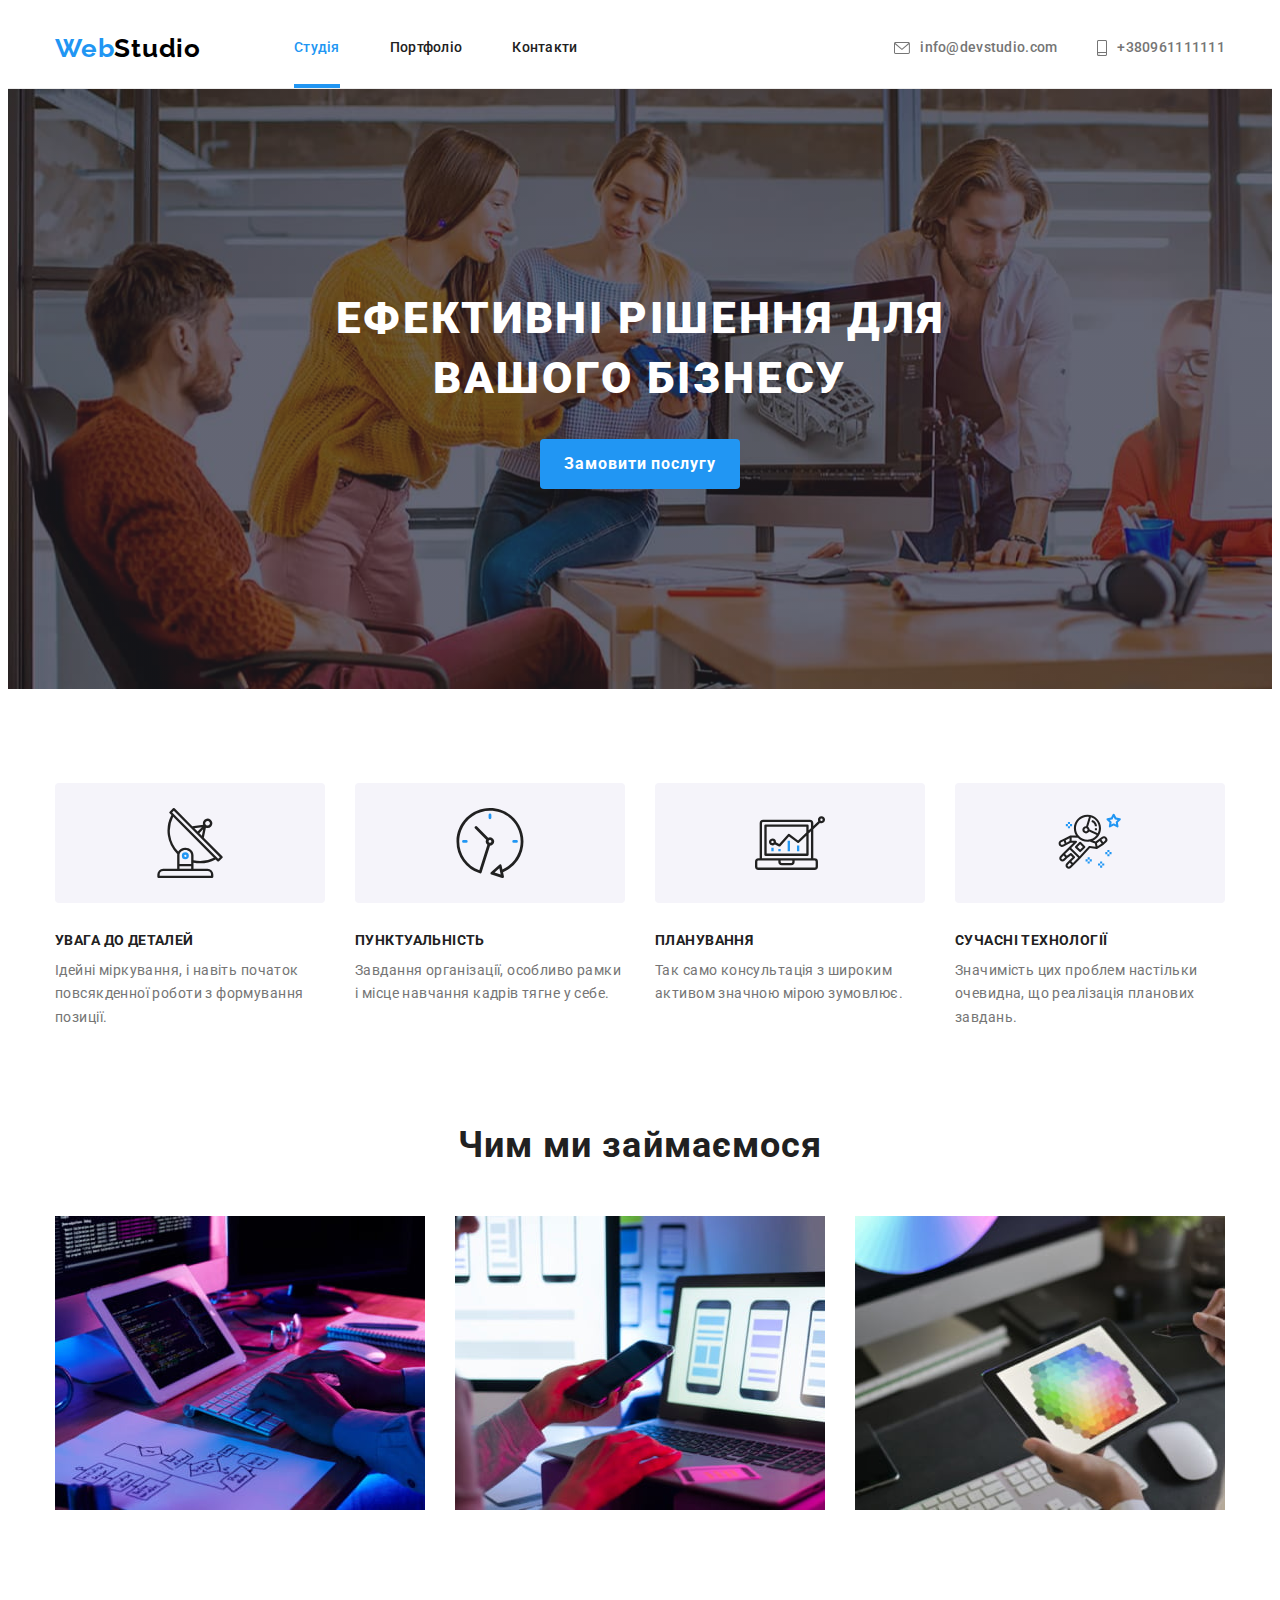
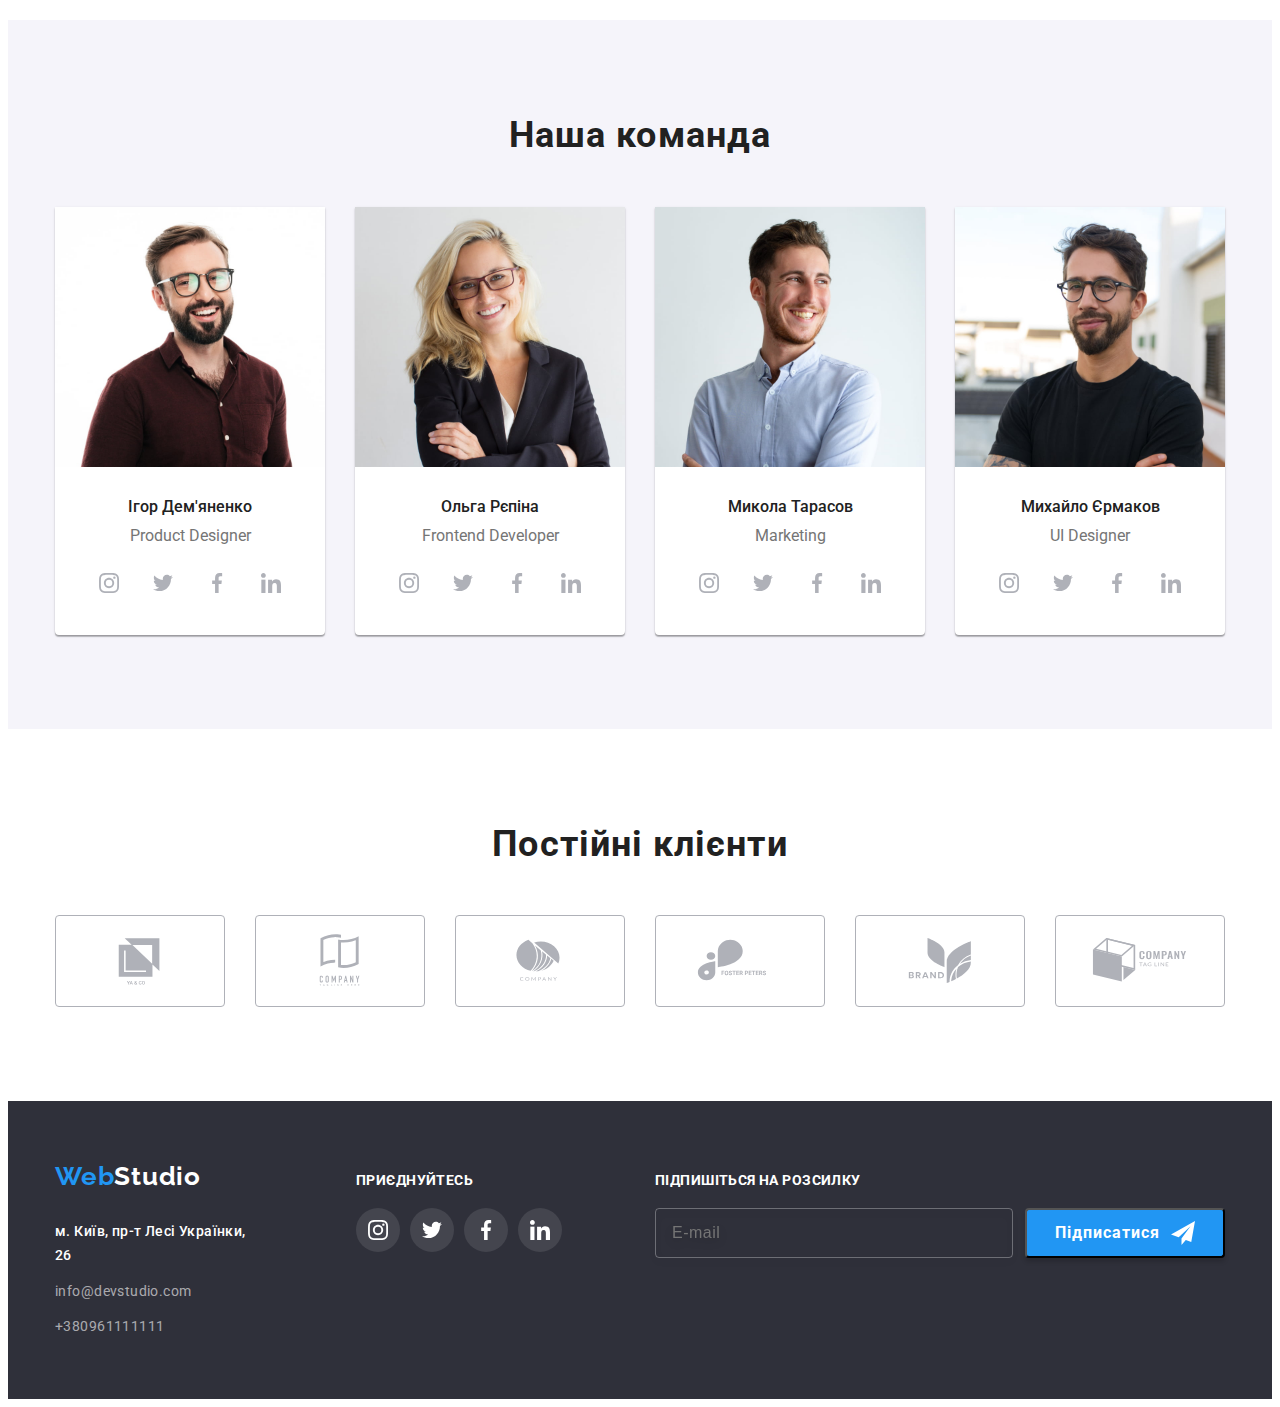
<file: index.html>
<!DOCTYPE html>
<html lang="uk">
<head>
    <meta charset="UTF-8">
    <meta http-equiv="X-UA-Compatible" content="IE=edge">
    <meta name="viewport" content="width=device-width, initial-scale=1.0">
    <link rel="preconnect" href="https://fonts.googleapis.com">
<link rel="preconnect" href="https://fonts.gstatic.com" crossorigin>
<link href="https://fonts.googleapis.com/css2?family=Raleway:wght@700&family=Roboto:wght@400;500;700;900&display=swap" rel="stylesheet">
    <title>Web Studio</title>
    <link rel="stylesheet" href="./css/main.min.css">
</head>
<body>
    <header class="header-border">
        <div class="header conteiner">
            <a class="logo" href="./index.html">
                <span class="logo__web">Web</span>Studio
            </a>
            <nav class="header__nav">
                <ul class="header__menu">
                    <li class="header__menu-item"><a class="header__navigation header__navigation--focus" href="./index.html">Студія</a></li>
                    <li class="header__menu-item"><a class="header__navigation" href="./portfolio.html">Портфоліо</a></li>
                    <li class="header__menu-item"><a class="header__navigation" href="#">Контакти</a></li>
                </ul>
            </nav>
            <ul class="contacts">
                <li class="contacts__item">
                    <a class="contacts__link" href="mailto:info@devstudio.com">
                        <svg width="16" height="12" class="contacts__icon">
                        <use href="./images/icons.svg#icon-envelope"></use>
                        </svg>
                        info@devstudio.com</a>
                </li>
                <li class="contacts__item">
                    <a class="contacts__link" href="tel:+380961111111">
                        <svg width="10" height="16" class="contacts__icon">
                        <use href="./images/icons.svg#icon-smartphone"></use>
                        </svg>
                        +380961111111
                    </a>
                </li>
            </ul>
        </div>
    </header>
    <main>
        <section class="hero">
            <div class="conteiner">
            <h1 class="hero__title">Ефективні рішення для вашого бізнесу</h1>
            <button type="button" class="hero__button" data-modal-open>Замовити послугу</button>
            </div>
        </section>
        <section class="advances section">
            <div class="conteiner">
            <ul class="advances__box">
                <li class="advances__item">
                    <div class="advances__icon-conteiner">
                        <svg width="70" height="70">
                            <use href="./images/icons.svg#icon-antenna-1"></use>
                        </svg>
                    </div>
                    <h3 class="advances__title">УВАГА ДО ДЕТАЛЕЙ</h3>
                    <p class="advances__text">Ідейні міркування, і навіть початок повсякденної роботи з формування позиції.</p>
                </li>
                <li class="advances__item">
                    <div class="advances__icon-conteiner">
                        <svg width="70" height="70">
                            <use href="./images/icons.svg#icon-clock-1"></use>
                        </svg>
                    </div>
                    <h3 class="advances__title">ПУНКТУАЛЬНІСТЬ</h3>
                    <p class="advances__text">Завдання організації, особливо рамки і місце навчання кадрів тягне у себе.</p>
                </li>
                <li class="advances__item">
                    <div class="advances__icon-conteiner">
                        <svg width="70" height="70">
                            <use href="./images/icons.svg#icon-diagram-1"></use>
                        </svg>
                    </div>
                    <h3 class="advances__title">ПЛАНУВАННЯ</h3>
                    <p class="advances__text">Так само консультація з широким активом значною мірою зумовлює.</p>
                </li>
                <li class="advances__item">
                    <div class="advances__icon-conteiner">
                        <svg width="70" height="70">
                            <use href="./images/icons.svg#icon-astronaut-1"></use>
                        </svg>
                    </div>
                    <h3 class="advances__title">СУЧАСНІ ТЕХНОЛОГІЇ</h3>
                    <p class="advances__text">Значимість цих проблем настільки очевидна, що реалізація планових завдань.</p>
                </li>
            </ul>
            </div>
        </section>
        <section class="services section">
            <div class="conteiner">
            <h2 class="section__title">Чим ми займаємося</h2>
            <ul class="services__box">
                <li class="services__item">
                    <img class="services__image" src="./images/img1.jpg" alt="Написання коду сайту">
                    <div class="services__bg-title"><h5 class="services__image-title">Десктопні додатки</h5></div>
                </li>
                <li class="services__item">
                    <img class="services__image" src="./images/img2.jpg" alt="Адаптація сайту під різні пристрої">
                    <div class="services__bg-title"><h5 class="services__image-title">Мобільні додатки</h5></div>
                </li>
                <li class="services__item">
                    <img class="services__image" src="./images/img3.jpg" alt="Сучасний дизайн сайту">
                    <div class="services__bg-title"><h5 class="services__image-title">Дизайнерські рішення</h5></div>
                </li>
            </ul>
            </div>
        </section>
        <section class="team section">
            <div class="conteiner">
            <h2 class="section__title">Наша команда</h2>
            <ul class="team__cards">
                <li class="team__item">
                    <img class="team__image" src="./images/team_img1.jpg" alt="Ігор Дем'яненко">
                    <h3 class="team__name">Ігор Дем'яненко</h3>
                    <p class="team__post">Product Designer</p>
                    <ul class="sn-list">
                        <li class="sn__item">
                            <a class="sn__link" href="#">
                                <svg width="20" height="20" class="sn__icon">
                                <use href="./images/icons.svg#icon-instagram"></use>
                                </svg>
                            </a>
                        </li>
                        <li class="sn__item">
                            <a class="sn__link" href="#">
                                <svg width="20" height="20" class="sn__icon">
                                <use href="./images/icons.svg#icon-twitter"></use>
                                </svg>
                            </a>
                        </li>
                        <li class="sn__item">
                            <a class="sn__link" href="#">
                                <svg width="20" height="20" class="sn__icon">
                                <use href="./images/icons.svg#icon-facebook"></use>
                                </svg>
                            </a>
                        </li>
                        <li class="sn__item">
                            <a class="sn__link" href="#">
                                <svg width="20" height="20" class="sn__icon">
                                <use href="./images/icons.svg#icon-linkedin"></use>
                                </svg>
                            </a>
                        </li>
                    </ul>
                </li>
                <li class="team__item">
                    <img class="team__image" src="./images/team_img2.jpg" alt="Ольга Рєпіна">
                    <h3 class="team__name">Ольга Рєпіна</h3>
                    <p class="team__post">Frontend Developer</p>
                    <ul class="sn-list">
                        <li class="sn__item">
                            <a class="sn__link" href="#">
                                <svg width="20" height="20" class="sn__icon">
                                <use href="./images/icons.svg#icon-instagram"></use>
                                </svg>
                            </a>
                        </li>
                        <li class="sn__item">
                            <a class="sn__link" href="#">
                                <svg width="20" height="20" class="sn__icon">
                                <use href="./images/icons.svg#icon-twitter"></use>
                                </svg>
                            </a>
                        </li>
                        <li class="sn__item">
                            <a class="sn__link" href="#">
                                <svg width="20" height="20" class="sn__icon">
                                <use href="./images/icons.svg#icon-facebook"></use>
                                </svg>
                            </a>
                        </li>
                        <li class="sn__item">
                            <a class="sn__link" href="#">
                                <svg width="20" height="20" class="sn__icon">
                                <use href="./images/icons.svg#icon-linkedin"></use>
                                </svg>
                            </a>
                        </li>
                    </ul>
                </li>
                <li class="team__item">
                    <img class="team__image" src="./images/team_img3.jpg" alt="Микола Тарасов">
                    <h3 class="team__name">Микола Тарасов</h3>
                    <p class="team__post">Marketing</p>
                    <ul class="sn-list">
                        <li class="sn__item">
                            <a class="sn__link" href="#">
                                <svg width="20" height="20" class="sn__icon">
                                <use href="./images/icons.svg#icon-instagram"></use>
                                </svg>
                            </a>
                        </li>
                        <li class="sn__item">
                            <a class="sn__link" href="#">
                                <svg width="20" height="20" class="sn__icon">
                                <use href="./images/icons.svg#icon-twitter"></use>
                                </svg>
                            </a>
                        </li>
                        <li class="sn__item">
                            <a class="sn__link" href="#">
                                <svg width="20" height="20" class="sn__icon">
                                <use href="./images/icons.svg#icon-facebook"></use>
                                </svg>
                            </a>
                        </li>
                        <li class="sn__item">
                            <a class="sn__link" href="#">
                                <svg width="20" height="20" class="sn__icon">
                                <use href="./images/icons.svg#icon-linkedin"></use>
                                </svg>
                            </a>
                        </li>
                    </ul>
                </li>
                <li class="team__item">
                    <img class="team__image" src="./images/team_img4.jpg" alt="Михайло Єрмаков">
                    <h3 class="team__name">Михайло Єрмаков</h3>
                    <p class="team__post">UI Designer</p>
                    <ul class="sn-list">
                        <li class="sn__item">
                            <a class="sn__link" href="#">
                                <svg width="20" height="20" class="sn__icon">
                                <use href="./images/icons.svg#icon-instagram"></use>
                                </svg>
                            </a>
                        </li>
                        <li class="sn__item">
                            <a class="sn__link" href="#">
                                <svg width="20" height="20" class="sn__icon">
                                <use href="./images/icons.svg#icon-twitter"></use>
                                </svg>
                            </a>
                        </li>
                        <li class="sn__item">
                            <a class="sn__link" href="#">
                                <svg width="20" height="20" class="sn__icon">
                                <use href="./images/icons.svg#icon-facebook"></use>
                                </svg>
                            </a>
                        </li>
                        <li class="sn__item">
                            <a class="sn__link" href="#">
                                <svg width="20" height="20" class="sn__icon">
                                <use href="./images/icons.svg#icon-linkedin"></use>
                                </svg>
                            </a>
                        </li>
                    </ul>
                </li>
            </ul>
            </div>
        </section>
        <section class="customers section">
            <div class="conteiner">
                <h2 class="section__title">Постійні клієнти</h2>
                <ul class="customer__box">
                    <li class="customer__item">
                        <a class="customer__link" href="#">
                            <svg width="106" height="60" class="customer__logo">
                            <use href="./images/icons.svg#icon-Logo-1"></use>
                            </svg>
                        </a>
                    </li>
                    <li class="customer__item">
                        <a class="customer__link" href="#">
                                <svg width="106" height="60" class="customer__logo">
                                <use href="./images/icons.svg#icon-Logo-2"></use>
                                </svg>
                            </a>
                    </li>
                    <li class="customer__item">
                        <a class="customer__link" href="#">
                                <svg width="106" height="60" class="customer__logo">
                                <use href="./images/icons.svg#icon-Logo-3"></use>
                                </svg>
                            </a>
                    </li>
                    <li class="customer__item">
                        <a class="customer__link" href="#">
                                <svg width="106" height="60" class="customer__logo">
                                <use href="./images/icons.svg#icon-Logo-4"></use>
                                </svg>
                            </a>
                    </li>
                    <li class="customer__item">
                        <a class="customer__link" href="#">
                                <svg width="106" height="60" class="customer__logo">
                                <use href="./images/icons.svg#icon-Logo-5"></use>
                                </svg>
                            </a>
                    </li>
                    <li class="customer__item">
                        <a class="customer__link" href="#">
                                <svg width="106" height="60" class="customer__logo">
                                <use href="./images/icons.svg#icon-Logo-6"></use>
                                </svg>
                            </a>
                    </li>
                </ul>
            </div>
        </section>
    </main>
    <footer class="footer">
        <div class="conteiner footer__text">
            <div class="footer__inform">
                <a class="logo logo--color" href="./index.html"><span class="logo__web">Web</span>Studio</a>
                <address class="footer__list">
                    <ul>
                        <li class="footer__item"><a class="footer__adress" target="_blank" href="https://www.google.com/maps/place/%D0%B1%D1%83%D0%BB.+%D0%9B%D0%B5%D1%81%D0%B8+%D0%A3%D0%BA%D1%80%D0%B0%D0%B8%D0%BD%D0%BA%D0%B8,+26,+%D0%9A%D0%B8%D0%B5%D0%B2,+02000/@50.4265807,30.5383858,17z/data=!3m1!4b1!4m5!3m4!1s0x40d4cf0e033ecbe9:0x57a4dffefec77da0!8m2!3d50.4265807!4d30.5383858">м. Київ, пр-т Лесі Українки, 26</a></li>
                        <li class="footer__item"><a class="footer__contacts" href="mailto:info@devstudio.com">info@devstudio.com</a></li>
                        <li class="footer__item"><a class="footer__contacts" href="tel:+380961111111">+380961111111</a></li>
                    </ul>
                </address>
            </div>
            <div class="network-box">
                <h4 class="network-box__title">Приєднуйтесь</h4>
                <ul class="sn-list sn-list--size">
                    <li class="sn__item sn__item--bg-color">
                        <a class="sn__link sn__link--color" href="#">
                            <svg width="20" height="20" class="sn__icon">
                            <use href="./images/icons.svg#icon-instagram"></use>
                            </svg>
                        </a>
                    </li>
                    <li class="sn__item sn__item--bg-color">
                        <a class="sn__link sn__link--color" href="#">
                            <svg width="20" height="20" class="sn__icon">
                            <use href="./images/icons.svg#icon-twitter"></use>
                            </svg>
                        </a>
                    </li>
                    <li class="sn__item sn__item--bg-color">
                        <a class="sn__link sn__link--color" href="#">
                            <svg width="20" height="20" class="sn__icon">
                            <use href="./images/icons.svg#icon-facebook"></use>
                            </svg>
                        </a>
                    </li>
                    <li class="sn__item sn__item--bg-color">
                        <a class="sn__link sn__link--color" href="#">
                            <svg width="20" height="20" class="sn__icon">
                            <use href="./images/icons.svg#icon-linkedin"></use>
                            </svg>
                        </a>
                    </li>
                </ul>
            </div>
            <div class="subscription">
                <h4 class="network-box__title">Підпишіться на розсилку</h4>
                <form name="subscription" class="subscription__form">
                    <input class="subscription__input" type="email" name="email" placeholder="E-mail">
                    <button class="subscription__button" type="submit">
                        Підписатися
                        <svg width="24" height="24">
                            <use href="./images/icons.svg#icon-send"></use>
                        </svg>
                    </button>
                </form>
            </div>
        </div>
    </footer>
    <div class="overlay is-hidden" data-modal>
        <div class="modal">
            <button class="modal__close-button" data-modal-close>
                <svg width="11" height="11">
                <use href="./images/icons.svg#icon-close-black"></use>
                </svg>
            </button>
            <h3 class="modal__title">Залиште свої дані, ми вам передзвонимо</h3>
            <form name="contact-form" autocomplete="on" novalidate>
                <label class="modal__form-label" for="name">Ім'я</label>
                <div class="modal__form-field">
                    <input class="modal__form-input" type="text" id="name" name="name">
                    <svg class="modal__form-icon" width="18" height="18">
                        <use href="./images/icons.svg#icon-person"></use>
                    </svg>
                </div>
                <label class="modal__form-label" for="tel">Телефон</label>
                <div class="modal__form-field">
                    <input class="modal__form-input" type="tel" id="tel" name="tel">
                    <svg class="modal__form-icon" width="18" height="18">
                        <use href="./images/icons.svg#icon-phone"></use>
                    </svg>
                </div>
                <label class="modal__form-label" for="mail">Пошта</label>
                <div class="modal__form-field">
                    <input class="modal__form-input" type="email" id="mail" name="mail">
                    <svg class="modal__form-icon" width="18" height="18">
                        <use href="./images/icons.svg#icon-email"></use>
                    </svg>
                </div>
                <label class="modal__form-label" for="comment">Коментар</label>
                <div class="modal__form-field modal__textarea-field">
                    <textarea class="modal__form-input modal__textarea-input" name="text" id="comment" placeholder="Введіть текст"></textarea>
                </div>
                <div class="modal__form-checkbox">
                    <label class="modal__checkbox-label">
                        <input class="modal__checkbox" type="checkbox" name="checkbox-agree">
                        <svg class="modal__checkbox-icon" width="16" height="15">
                            <use href="./images/icons.svg#icon-check"></use>
                        </svg>
                        Погоджуюся з розсилкою та приймаю <a class="modal__agreement" href="#">Умови договору</a>
                    </label>
                </div>
                <button class="modal__button-submit" type="submit">Відправити</button>
            </form>
        </div>
    </div>
    <script src="./js/modal.js"></script>
</body>
</html>
</file>
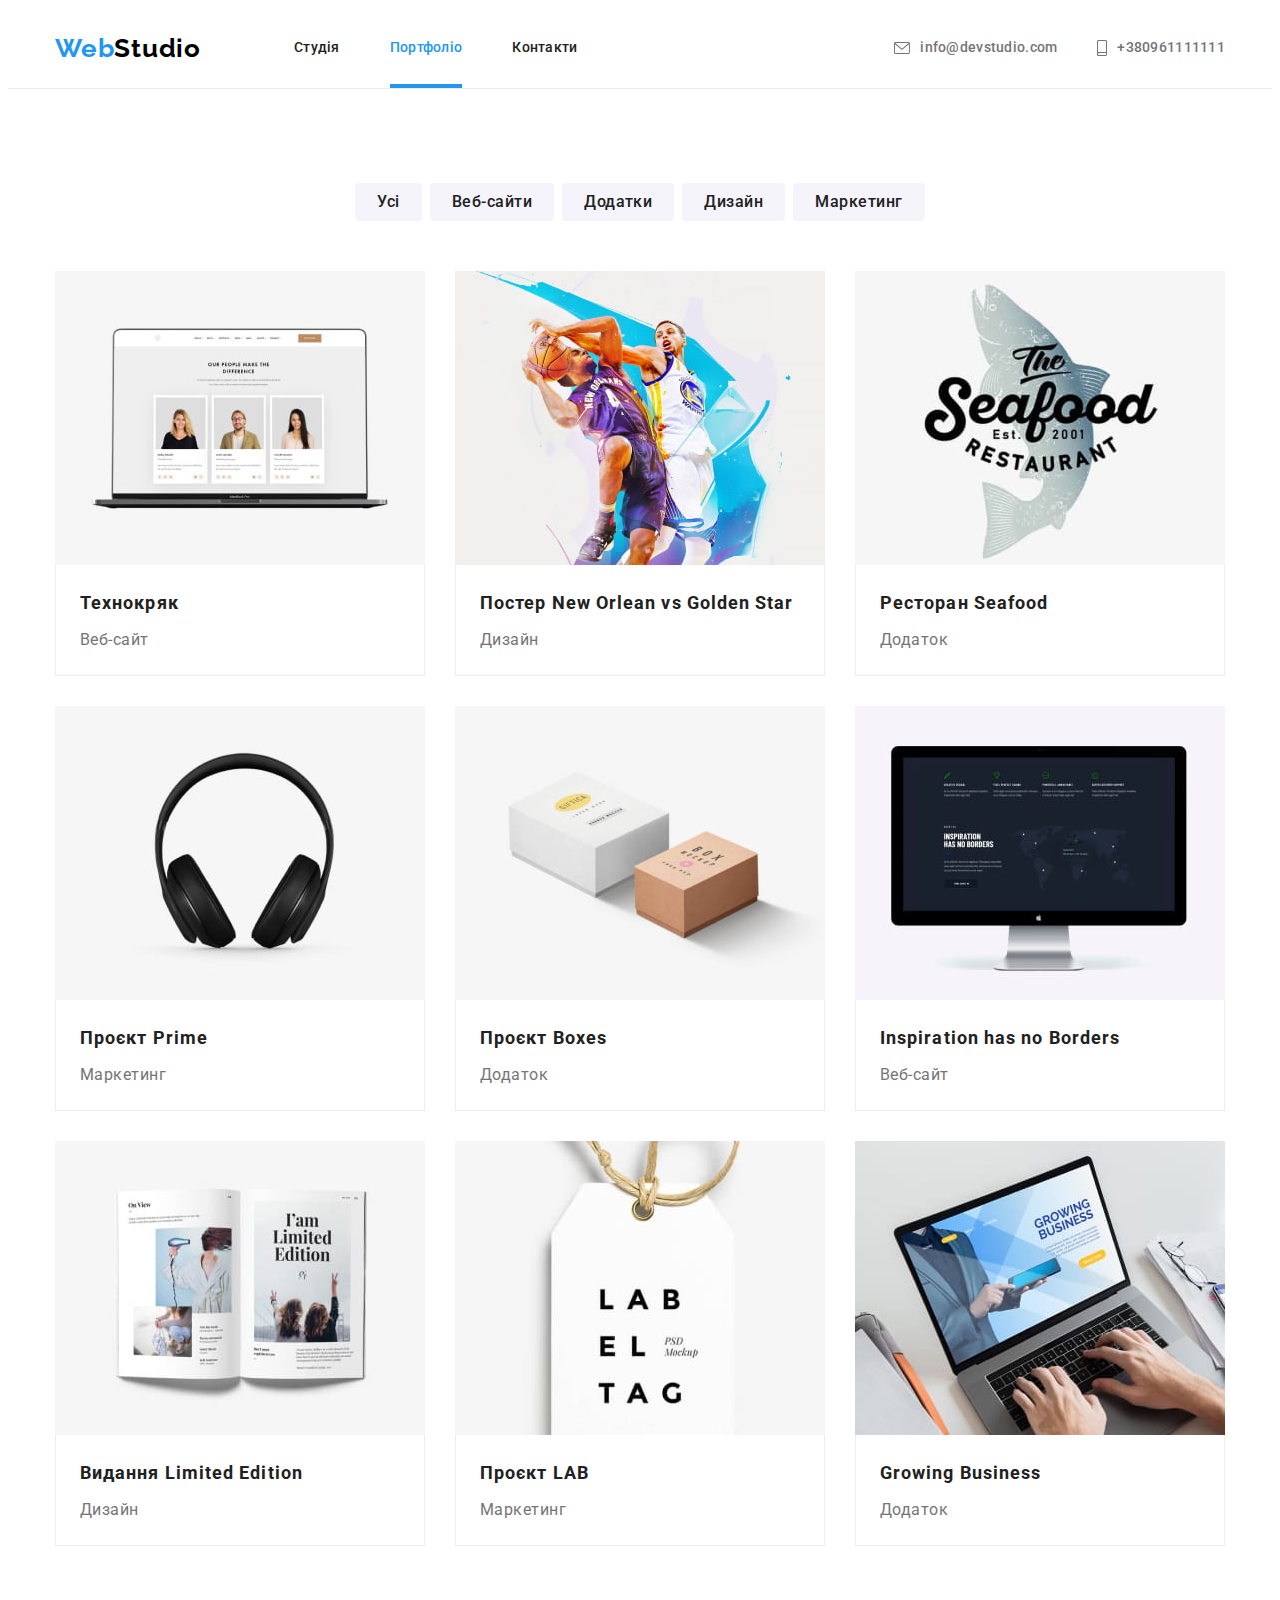
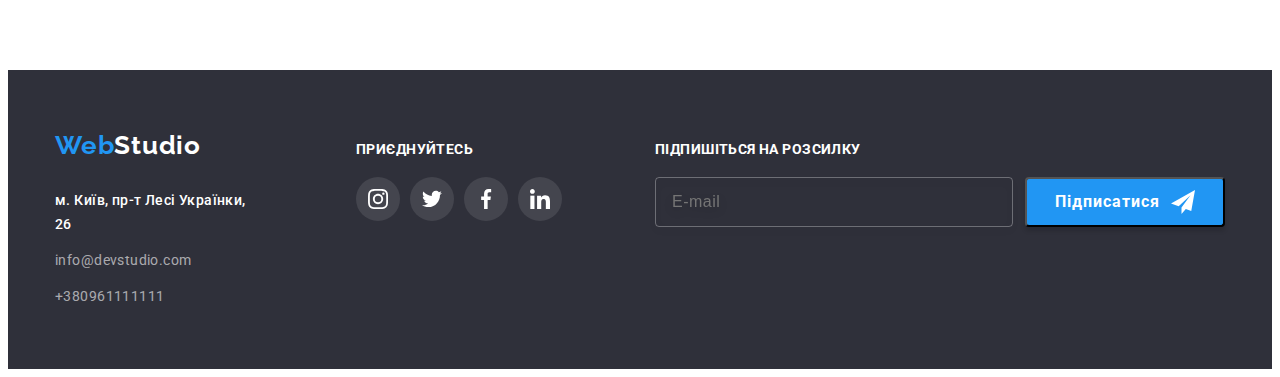
<file: portfolio.html>
<!DOCTYPE html>
<html lang="uk">
<head>
    <meta charset="UTF-8">
    <meta http-equiv="X-UA-Compatible" content="IE=edge">
    <meta name="viewport" content="width=device-width, initial-scale=1.0">
    <link rel="preconnect" href="https://fonts.googleapis.com">
<link rel="preconnect" href="https://fonts.gstatic.com" crossorigin>
<link href="https://fonts.googleapis.com/css2?family=Raleway:wght@700&family=Roboto:wght@400;500;700;900&display=swap" rel="stylesheet">
    <title>Портфоліо</title>
    <link rel="stylesheet" href="./css/main.min.css">
</head>
<body>
    <header class="header-border">
        <div class="header conteiner">
            <a class="logo" href="./index.html">
                <span class="logo__web">Web</span>Studio
            </a>
            <nav class="header__nav">
                <ul class="header__menu">
                    <li class="header__menu-item"><a class="header__navigation" href="./index.html">Студія</a></li>
                    <li class="header__menu-item"><a class="header__navigation header__navigation--focus" href="./portfolio.html">Портфоліо</a></li>
                    <li class="header__menu-item"><a class="header__navigation" href="#">Контакти</a></li>
                </ul>
            </nav>
            <ul class="contacts">
                <li class="contacts__item">
                    <a class="contacts__link" href="mailto:info@devstudio.com">
                        <svg width="16" height="12" class="contacts__icon">
                        <use href="./images/icons.svg#icon-envelope"></use>
                        </svg>
                        info@devstudio.com</a>
                </li>
                <li class="contacts__item">
                    <a class="contacts__link" href="tel:+380961111111">
                        <svg width="10" height="16" class="contacts__icon">
                        <use href="./images/icons.svg#icon-smartphone"></use>
                        </svg>
                        +380961111111
                    </a>
                </li>
            </ul>
        </div>
    </header>
    <main>
        <section class="menu section">
            <div class="conteiner">
                <ul class="menu__button">
                    <li class="menu__item"><button class="menu__filter-button" type="button">Усі</button></li>
                    <li class="menu__item"><button class="menu__filter-button" type="button">Веб-сайти</button></li>
                    <li class="menu__item"><button class="menu__filter-button" type="button">Додатки</button></li>
                    <li class="menu__item"><button class="menu__filter-button" type="button">Дизайн</button></li>
                    <li class="menu__item"><button class="menu__filter-button" type="button">Маркетинг</button></li>
                </ul>
                <ul class="menu__project">
                    <li class="menu__project-item">
                        <div class="menu__img-box">
                            <img class="menu__project-img" src="./images/website_on_laptop.jpg" alt="Веб-сайт на комп'ютері">
                            <div class="menu__project-description">
                                Ресурс пропонує комплексні пропозиції з різним рівнем функціоналу та сервісів. 
                                Все це дозволить відвідувачу отримати вичерпні відомості про компанію чи приватну особу.
                            </div>
                        </div>
                        <div class="menu__border-cards">
                            <h3 class="menu__project-name">Технокряк</h2>
                            <p class="menu__project-type">Веб-сайт</p>
                        </div>
                    </li>
                    <li class="menu__project-item">
                        <div class="menu__img-box">
                            <img class="menu__project-img" src="./images/volleyball.jpg" alt="Два хлопця грають у волейбол">
                            <div class="menu__project-description">
                                Ресурс пропонує комплексні пропозиції з різним рівнем функціоналу та сервісів. 
                                Все це дозволить відвідувачу отримати вичерпні відомості про компанію чи приватну особу.
                            </div>
                        </div>
                        <div class="menu__border-cards">
                            <h3 class="menu__project-name">Постер New Orlean vs Golden Star</h3>
                            <p class="menu__project-type">Дизайн</p>
                        </div>
                    </li>
                    <li class="menu__project-item">
                        <div class="menu__img-box">
                            <img class="menu__project-img" src="./images/seafood_logo.jpg" alt="Логотип риби">
                            <div class="menu__project-description">
                                Ресурс пропонує комплексні пропозиції з різним рівнем функціоналу та сервісів. 
                                Все це дозволить відвідувачу отримати вичерпні відомості про компанію чи приватну особу.
                            </div>
                        </div>
                        <div class="menu__border-cards">
                            <h3 class="menu__project-name">Ресторан Seafood</h3>
                            <p class="menu__project-type">Додаток</p>
                        </div>
                    </li>
                    <li class="menu__project-item">
                        <div class="menu__img-box">
                            <img class="menu__project-img" src="./images/headphones.jpg" alt="Навушники">
                            <div class="menu__project-description">
                                Ресурс пропонує комплексні пропозиції з різним рівнем функціоналу та сервісів. 
                                Все це дозволить відвідувачу отримати вичерпні відомості про компанію чи приватну особу.
                            </div>
                        </div>
                        <div class="menu__border-cards">
                            <h3 class="menu__project-name">Проєкт Prime</h3>
                            <p class="menu__project-type">Маркетинг</p>
                        </div>
                    </li>
                    <li class="menu__project-item">
                        <div class="menu__img-box">
                            <img class="menu__project-img" src="./images/two_box.jpg" alt="Дві коробки">
                            <div class="menu__project-description">
                                Ресурс пропонує комплексні пропозиції з різним рівнем функціоналу та сервісів. 
                                Все це дозволить відвідувачу отримати вичерпні відомості про компанію чи приватну особу.
                            </div>
                        </div>
                        <div class="menu__border-cards">
                            <h3 class="menu__project-name">Проєкт Boxes</h3>
                            <p class="menu__project-type">Додаток</p>
                        </div>
                    </li>
                    <li class="menu__project-item">
                        <div class="menu__img-box">
                            <img class="menu__project-img" src="./images/pc.jpg" alt="Настільний комп'ютер">
                            <div class="menu__project-description">
                                Ресурс пропонує комплексні пропозиції з різним рівнем функціоналу та сервісів. 
                                Все це дозволить відвідувачу отримати вичерпні відомості про компанію чи приватну особу.
                            </div>
                        </div>
                        <div class="menu__border-cards">
                            <h3 class="menu__project-name">Inspiration has no Borders</h3>
                            <p class="menu__project-type">Веб-сайт</p>
                        </div>
                    </li>
                    <li class="menu__project-item project-item--margin">
                        <div class="menu__img-box">
                            <img class="menu__project-img" src="./images/book.jpg" alt="Відкрита книжка">
                            <div class="menu__project-description">
                                Ресурс пропонує комплексні пропозиції з різним рівнем функціоналу та сервісів. 
                                Все це дозволить відвідувачу отримати вичерпні відомості про компанію чи приватну особу.
                            </div>
                        </div>
                        <div class="menu__border-cards">
                            <h3 class="menu__project-name">Видання Limited Edition</h3>
                            <p class="menu__project-type">Дизайн</p>
                        </div>
                    </li>
                    <li class="menu__project-item project-item--margin">
                        <div class="menu__img-box">
                            <img class="menu__project-img" src="./images/label.jpg" alt=" Етикетка">
                            <div class="menu__project-description">
                                Ресурс пропонує комплексні пропозиції з різним рівнем функціоналу та сервісів. 
                                Все це дозволить відвідувачу отримати вичерпні відомості про компанію чи приватну особу.
                            </div>
                        </div>
                        <div class="menu__border-cards">
                            <h3 class="menu__project-name">Проєкт LAB</h3>
                            <p class="menu__project-type">Маркетинг</p>
                        </div>
                    </li>
                    <li class="menu__project-item menu__project-item--margin">
                        <div class="menu__img-box">
                            <img class="menu__project-img" src="./images/laptop_work.jpg" alt="Робота за ноутбуком">
                            <div class="menu__project-description">
                                Ресурс пропонує комплексні пропозиції з різним рівнем функціоналу та сервісів. 
                                Все це дозволить відвідувачу отримати вичерпні відомості про компанію чи приватну особу.
                            </div>
                        </div>
                        <div class="menu__border-cards">
                            <h3 class="menu__project-name">Growing Business</h3>
                            <p class="menu__project-type">Додаток</p>
                        </div>
                    </li>
                </ul>
            </div>
        </section>
    </main>
    <footer class="footer">
        <div class="conteiner footer__text">
            <div class="footer__inform">
                <a class="logo logo--color" href="./index.html"><span class="logo__web">Web</span>Studio</a>
                <address class="footer__list">
                    <ul>
                        <li class="footer__item"><a class="footer__adress" target="_blank" href="https://www.google.com/maps/place/%D0%B1%D1%83%D0%BB.+%D0%9B%D0%B5%D1%81%D0%B8+%D0%A3%D0%BA%D1%80%D0%B0%D0%B8%D0%BD%D0%BA%D0%B8,+26,+%D0%9A%D0%B8%D0%B5%D0%B2,+02000/@50.4265807,30.5383858,17z/data=!3m1!4b1!4m5!3m4!1s0x40d4cf0e033ecbe9:0x57a4dffefec77da0!8m2!3d50.4265807!4d30.5383858">м. Київ, пр-т Лесі Українки, 26</a></li>
                        <li class="footer__item"><a class="footer__contacts" href="mailto:info@devstudio.com">info@devstudio.com</a></li>
                        <li class="footer__item"><a class="footer__contacts" href="tel:+380961111111">+380961111111</a></li>
                    </ul>
                </address>
            </div>
            <div class="network-box">
                <h4 class="network-box__title">Приєднуйтесь</h4>
                <ul class="sn-list sn-list--size">
                    <li class="sn__item sn__item--bg-color">
                        <a class="sn__link sn__link--color" href="#">
                            <svg width="20" height="20" class="sn__icon">
                            <use href="./images/icons.svg#icon-instagram"></use>
                            </svg>
                        </a>
                    </li>
                    <li class="sn__item sn__item--bg-color">
                        <a class="sn__link sn__link--color" href="#">
                            <svg width="20" height="20" class="sn__icon">
                            <use href="./images/icons.svg#icon-twitter"></use>
                            </svg>
                        </a>
                    </li>
                    <li class="sn__item sn__item--bg-color">
                        <a class="sn__link sn__link--color" href="#">
                            <svg width="20" height="20" class="sn__icon">
                            <use href="./images/icons.svg#icon-facebook"></use>
                            </svg>
                        </a>
                    </li>
                    <li class="sn__item sn__item--bg-color">
                        <a class="sn__link sn__link--color" href="#">
                            <svg width="20" height="20" class="sn__icon">
                            <use href="./images/icons.svg#icon-linkedin"></use>
                            </svg>
                        </a>
                    </li>
                </ul>
            </div>
            <div class="subscription">
                <h4 class="network-box__title">Підпишіться на розсилку</h4>
                <form name="subscription" class="subscription__form">
                    <input class="subscription__input" type="email" name="email" placeholder="E-mail">
                    <button class="subscription__button" type="submit">
                        Підписатися
                        <svg width="24" height="24">
                            <use href="./images/icons.svg#icon-send"></use>
                        </svg>
                    </button>
                </form>
            </div>
        </div>
    </footer>
</body>
</html>
</file>
<file: css/main.min.css>
body{color:#212121;font-family:"Roboto",sans-serif}li{list-style-type:none}a{-webkit-text-decoration-line:none;text-decoration-line:none}h1,h2,h3,h4,h5,h6,ul,p{margin:0}*{-webkit-box-sizing:border-box;box-sizing:border-box}ul{padding:0}.conteiner{width:1200px;padding:0px 15px;margin:0 auto}.section{padding:94px 0}.header-border{border-bottom:1px solid #ececec}.header{display:-webkit-box;display:-ms-flexbox;display:flex;-webkit-box-align:center;-ms-flex-align:center;align-items:center}.header__nav{margin-left:93px}.header__menu{display:-webkit-box;display:-ms-flexbox;display:flex}.header__menu-item{position:relative}.header__menu-item+.header__menu-item{margin-left:50px}.header__navigation{display:inline-block;padding:32px 0;-webkit-transition:color 250ms cubic-bezier(0.4, 0, 0.2, 1);transition:color 250ms cubic-bezier(0.4, 0, 0.2, 1);color:#212121;font-family:"Roboto",sans-serif;font-weight:500;font-size:14px;line-height:1.14;letter-spacing:.02em}.header__navigation:hover{color:#2196f3}.header__navigation--focus{color:#2196f3}.header__navigation--focus::after{content:"";display:block;position:absolute;bottom:0;width:100%;height:4px;background-color:#2196f3}.logo{color:#000;font-family:"Raleway",sans-serif;font-weight:700;font-size:26px;line-height:1.19;letter-spacing:.03em}.logo__web{color:#2196f3}.logo--color{color:#fff}.contacts{display:-webkit-box;display:-ms-flexbox;display:flex;-webkit-box-align:center;-ms-flex-align:center;align-items:center;margin-left:auto}.contacts__item+.contacts__item{margin-left:40px}.contacts__link{display:-webkit-box;display:-ms-flexbox;display:flex;-webkit-box-align:center;-ms-flex-align:center;align-items:center;padding:32px 0;color:#757575;font-weight:500;font-size:14px;line-height:1.14;letter-spacing:.02em;-webkit-transition:color 250ms cubic-bezier(0.4, 0, 0.2, 1);transition:color 250ms cubic-bezier(0.4, 0, 0.2, 1)}.contacts__link:hover{color:#2196f3}.contacts__icon{fill:currentcolor;margin-right:10px;text-align:center}.hero{max-width:1600px;padding:200px 0;margin:0 auto;background-color:#2f303a;background-image:-webkit-gradient(linear, left top, left bottom, from(rgba(47, 48, 58, 0.4)), to(rgba(47, 48, 58, 0.4))),url(../images/hero-img-team.jpg);background-image:linear-gradient(rgba(47, 48, 58, 0.4), rgba(47, 48, 58, 0.4)),url(../images/hero-img-team.jpg)}.hero__title{color:#fff;font-size:44px;line-height:1.36;font-weight:900;text-align:center;letter-spacing:.06em;text-transform:uppercase;max-width:696px;margin:0 auto 30px}.hero__button{display:block;font-family:"Roboto",sans-serif;color:#fff;font-weight:700;font-size:16px;cursor:pointer;letter-spacing:.06em;line-height:1.87;background-color:#2196f3;padding:10px 24px;border-width:0px;border-radius:4px;margin:0 auto}.hero__button:active{background-color:#188ce8;width:216px}.advances{padding-bottom:0px}.advances__box{display:-webkit-box;display:-ms-flexbox;display:flex}.advances__item{width:270px}.advances__item:not(:last-child){margin-right:30px}.advances__icon-conteiner{height:120px;display:-webkit-box;display:-ms-flexbox;display:flex;-webkit-box-pack:center;-ms-flex-pack:center;justify-content:center;-webkit-box-align:center;-ms-flex-align:center;align-items:center;background-color:#f5f4fa;border-radius:4px;-webkit-transition:-webkit-filter 250ms cubic-bezier(0.4, 0, 0.2, 1);transition:-webkit-filter 250ms cubic-bezier(0.4, 0, 0.2, 1);transition:filter 250ms cubic-bezier(0.4, 0, 0.2, 1);transition:filter 250ms cubic-bezier(0.4, 0, 0.2, 1), -webkit-filter 250ms cubic-bezier(0.4, 0, 0.2, 1)}.advances__icon-conteiner:hover{-webkit-filter:drop-shadow(0px 4px 4px rgba(0, 0, 0, 0.25));filter:drop-shadow(0px 4px 4px rgba(0, 0, 0, 0.25))}.advances__title{font-weight:700;font-size:14px;line-height:1.14;letter-spacing:.03em;margin:30px 0 10px}.advances__text{color:#757575;font-size:14px;line-height:1.71;letter-spacing:.03em}.section__title{margin-bottom:50px;font-weight:700;font-size:36px;line-height:1.17;text-align:center;letter-spacing:.03em}.services__box{display:-webkit-box;display:-ms-flexbox;display:flex;-webkit-box-pack:justify;-ms-flex-pack:justify;justify-content:space-between}.services__item{position:relative}.services__image{display:block;width:370px}.services__background-title{padding:27px;position:absolute;bottom:0;left:0;width:100%;height:70px;background-color:rgba(47,48,58,.8);-webkit-box-shadow:0px 4px 4px rgba(0,0,0,.25);box-shadow:0px 4px 4px rgba(0,0,0,.25)}.services__image-title{font-family:"Roboto",sans-serif;font-style:normal;font-weight:700;font-size:14px;line-height:16px;text-align:center;letter-spacing:.03em;text-transform:uppercase;color:#fff}.team{background-color:#f5f4fa}.team__cards{display:-webkit-box;display:-ms-flexbox;display:flex;-webkit-box-pack:justify;-ms-flex-pack:justify;justify-content:space-between}.team__item{padding-bottom:30px;background-color:#fff;-webkit-box-shadow:0px 1px 3px rgba(0,0,0,.12),0px 1px 1px rgba(0,0,0,.14),0px 2px 1px rgba(0,0,0,.2);box-shadow:0px 1px 3px rgba(0,0,0,.12),0px 1px 1px rgba(0,0,0,.14),0px 2px 1px rgba(0,0,0,.2);border-radius:0px 0px 4px 4px}.team__image{display:block;width:270px}.team__name{margin:30px 0 10px;font-weight:500;font-size:16px;line-height:1.19;text-align:center}.team__post{display:block;color:#757575;font-size:16px;line-height:1.19;text-align:center}.sn-list{display:-webkit-box;display:-ms-flexbox;display:flex;-webkit-box-pack:center;-ms-flex-pack:center;justify-content:center;margin-top:16px}.sn-list--size{margin-top:20px;-webkit-box-pack:start;-ms-flex-pack:start;justify-content:flex-start}.sn__item{width:44px;height:44px;border-radius:50%;-webkit-transition:background-color 250ms cubic-bezier(0.4, 0, 0.2, 1);transition:background-color 250ms cubic-bezier(0.4, 0, 0.2, 1)}.sn__item:not(:last-child){margin-right:10px}.sn__item:hover{background-color:#2196f3}.sn__item--bg-color{background-color:rgba(255,255,255,.1)}.sn__link{height:100%;width:100%;display:-webkit-box;display:-ms-flexbox;display:flex;-webkit-box-align:center;-ms-flex-align:center;align-items:center;-webkit-box-pack:center;-ms-flex-pack:center;justify-content:center;color:#afb1b8;-webkit-transition:color 250ms cubic-bezier(0.4, 0, 0.2, 1);transition:color 250ms cubic-bezier(0.4, 0, 0.2, 1)}.sn__link:hover{color:#fff}.sn__link--color{color:#fff}.sn__icon{fill:currentcolor}.customer__box{display:-webkit-box;display:-ms-flexbox;display:flex;-webkit-box-pack:center;-ms-flex-pack:center;justify-content:center}.customer__link{display:-webkit-box;display:-ms-flexbox;display:flex;-webkit-box-pack:center;-ms-flex-pack:center;justify-content:center;-webkit-box-align:center;-ms-flex-align:center;align-items:center;width:100%;height:100%;color:#afb1b8;-webkit-transition:color 250ms cubic-bezier(0.4, 0, 0.2, 1);transition:color 250ms cubic-bezier(0.4, 0, 0.2, 1)}.customer__link:hover{color:#2196f3}.customer__item{display:-webkit-box;display:-ms-flexbox;display:flex;-webkit-box-pack:center;-ms-flex-pack:center;justify-content:center;-webkit-box-align:center;-ms-flex-align:center;align-items:center;height:92px;width:170px;border:#afb1b8 solid 1px;border-radius:4px;-webkit-transition:border 250ms cubic-bezier(0.4, 0, 0.2, 1);transition:border 250ms cubic-bezier(0.4, 0, 0.2, 1)}.customer__item:not(:last-child){margin-right:30px}.customer__item:hover{border:#2196f3 solid 1px}.customer__logo{fill:currentcolor}.footer{background-color:#2f303a;padding:60px 0}.footer__text{display:-webkit-box;display:-ms-flexbox;display:flex;-webkit-box-align:baseline;-ms-flex-align:baseline;align-items:baseline}.footer__list{display:-webkit-box;display:-ms-flexbox;display:flex;margin-top:28px}.footer__item+.footer__item{margin-top:12px}.footer__adress{color:#fff;line-height:1.71;letter-spacing:.03em;font-style:normal;font-size:14px;font-weight:500}.footer__contacts{color:rgba(255,255,255,.6);font-style:normal;font-family:"Roboto",sans-serif;font-size:14px;line-height:1.71;letter-spacing:.03em;-webkit-transition:color 250ms cubic-bezier(0.4, 0, 0.2, 1);transition:color 250ms cubic-bezier(0.4, 0, 0.2, 1)}.footer__contacts:hover{color:#2196f3}.footer__contacts:focus{color:#2196f3}.network-box{margin-left:90.6px}.network-box__title{font-family:"Roboto",sans-serif;font-style:normal;font-weight:700;font-size:14px;line-height:16px;letter-spacing:.03em;text-transform:uppercase;color:#fff}.subscription{margin-left:93px}.subscription__form{display:-webkit-box;display:-ms-flexbox;display:flex;margin-top:20px;width:570px;height:50px;-webkit-box-pack:justify;-ms-flex-pack:justify;justify-content:space-between}.subscription__input{width:358px;height:100%;padding:15px 16px;border:1px solid rgba(255,255,255,.3);-webkit-filter:drop-shadow(0px 4px 4px rgba(0, 0, 0, 0.15));filter:drop-shadow(0px 4px 4px rgba(0, 0, 0, 0.15));border-radius:4px;background-color:rgba(0,0,0,0);font-style:normal;font-weight:400;font-size:16px;line-height:1.25;letter-spacing:.03em;color:rgba(255,255,255,.6)}.subscription__button{display:-webkit-box;display:-ms-flexbox;display:flex;-webkit-box-align:center;-ms-flex-align:center;align-items:center;-webkit-box-pack:justify;-ms-flex-pack:justify;justify-content:space-between;width:200px;padding:10px 28px;background:#2196f3;-webkit-box-shadow:0px 4px 4px rgba(0,0,0,.15);box-shadow:0px 4px 4px rgba(0,0,0,.15);border-radius:4px;font-family:"Roboto",sans-serif;font-style:normal;font-weight:700;font-size:16px;line-height:1.875;letter-spacing:.06em;color:#fff;cursor:pointer}.overlay{position:fixed;top:0;left:0;width:100%;height:100%;background-color:rgba(0,0,0,.2)}.overlay.is-hidden{opacity:0;visibility:hidden;pointer-events:none}.modal{position:absolute;top:50%;left:50%;-webkit-transform:translate(-50%, -50%);transform:translate(-50%, -50%);width:528px;max-width:100%;padding:40px;background-color:#fff;-webkit-box-shadow:0px 1px 3px rgba(0,0,0,.12),0px 1px 1px rgba(0,0,0,.14),0px 2px 1px rgba(0,0,0,.2);box-shadow:0px 1px 3px rgba(0,0,0,.12),0px 1px 1px rgba(0,0,0,.14),0px 2px 1px rgba(0,0,0,.2);border-radius:4px}.modal__close-button{position:absolute;display:-webkit-box;display:-ms-flexbox;display:flex;-webkit-box-align:center;-ms-flex-align:center;align-items:center;-webkit-box-pack:center;-ms-flex-pack:center;justify-content:center;top:8px;right:8px;width:30px;height:30px;border-radius:50%;border:1px solid rgba(0,0,0,.1);background:#fff;cursor:pointer}.modal__title{margin-bottom:12px;font-family:"Roboto",sans-serif;font-style:normal;font-weight:700;font-size:20px;line-height:1.15;text-align:center;letter-spacing:.03em;color:#212121}.modal__form-label{margin:0;font-family:"Roboto",sans-serif;font-style:normal;font-weight:400;font-size:12px;line-height:1.1666;letter-spacing:.01em;color:#757575}.modal__form-field{position:relative;margin-top:4px;margin-bottom:10px}.modal__form-input{height:40px;width:100%;padding:12px 16px 12px 42px;border:1px solid rgba(33,33,33,.2);border-radius:4px;outline:none}.modal__form-input:focus{border-color:#2196f3}.modal__form-input:focus+.modal__form-icon{fill:#2196f3}.modal__form-icon{position:absolute;top:50%;left:12px;-webkit-transform:translateY(-50%);transform:translateY(-50%);fill:#212121}.modal__textarea-field{margin-bottom:20px}.modal__textarea-input{resize:none;height:120px;padding:12px 16px;font-family:"Roboto",sans-serif;font-style:normal;font-weight:400;font-size:12px;line-height:1.1666;letter-spacing:.01em;color:rgba(117,117,117,.5)}.modal__textarea-input:focus{color:#212121}.modal__form-checkbox{margin-bottom:30px}.modal__checkbox-label{position:relative;display:-webkit-box;display:-ms-flexbox;display:flex;-webkit-box-pack:center;-ms-flex-pack:center;justify-content:center;-webkit-box-align:center;-ms-flex-align:center;align-items:center;margin-left:7px;font-family:"Roboto",sans-serif;font-style:normal;font-weight:400;font-size:14px;line-height:1.7143;letter-spacing:.03em;color:#757575}.modal__checkbox{-webkit-appearance:none;-moz-appearance:none;appearance:none;margin-right:11px;height:13.6px;width:14.6px;border:1.4px solid #000;border-radius:2px;-webkit-box-shadow:0px 4px 4px rgba(0,0,0,.25);box-shadow:0px 4px 4px rgba(0,0,0,.25)}.modal__checkbox:checked{opacity:1}.modal__checkbox-icon{position:absolute;top:50%;-webkit-transform:translate(50%, -50%);transform:translate(50%, -50%);left:11px;opacity:0}.modal__checkbox:checked+.modal__checkbox-icon{opacity:1}.modal__agreement{color:#2196f3;text-decoration:underline}.modal__button-submit{display:block;margin:0 auto;padding:10px 52px;font-family:"Roboto",sans-serif;color:#fff;font-weight:700;font-size:16px;cursor:pointer;letter-spacing:.06em;line-height:1.87;background-color:#2196f3;border-width:0px;border-radius:4px;-webkit-box-shadow:0px 4px 4px rgba(0,0,0,.15);box-shadow:0px 4px 4px rgba(0,0,0,.15)}.modal__button-submit:hover{background:#188ce8}.menu__button{display:-webkit-box;display:-ms-flexbox;display:flex;-webkit-box-pack:center;-ms-flex-pack:center;justify-content:center;margin-bottom:50px}.menu__item+.menu__item{margin-left:8px}.menu__filter-button{padding:6px 22px;color:#212121;background:#f5f4fa;font-family:"Roboto",sans-serif;font-weight:500;font-size:16px;line-height:1.63;text-align:center;letter-spacing:.03em;border-color:#f5f4fa;border-radius:4px;cursor:pointer;border-style:none;-webkit-transition:color 250ms cubic-bezier(0.4, 0, 0.2, 1),background-color 250ms cubic-bezier(0.4, 0, 0.2, 1),-webkit-box-shadow 250ms cubic-bezier(0.4, 0, 0.2, 1);transition:color 250ms cubic-bezier(0.4, 0, 0.2, 1),background-color 250ms cubic-bezier(0.4, 0, 0.2, 1),-webkit-box-shadow 250ms cubic-bezier(0.4, 0, 0.2, 1);transition:color 250ms cubic-bezier(0.4, 0, 0.2, 1),background-color 250ms cubic-bezier(0.4, 0, 0.2, 1),box-shadow 250ms cubic-bezier(0.4, 0, 0.2, 1);transition:color 250ms cubic-bezier(0.4, 0, 0.2, 1),background-color 250ms cubic-bezier(0.4, 0, 0.2, 1),box-shadow 250ms cubic-bezier(0.4, 0, 0.2, 1),-webkit-box-shadow 250ms cubic-bezier(0.4, 0, 0.2, 1)}.menu__filter-button:active{color:#fff;background-color:#2196f3;-webkit-box-shadow:0px 3px 1px rgba(0,0,0,.1),0px 1px 2px rgba(0,0,0,.08),0px 2px 2px rgba(0,0,0,.12);box-shadow:0px 3px 1px rgba(0,0,0,.1),0px 1px 2px rgba(0,0,0,.08),0px 2px 2px rgba(0,0,0,.12)}.menu__filter-button:focus{color:#fff;background-color:#2196f3;-webkit-box-shadow:0px 3px 1px rgba(0,0,0,.1),0px 1px 2px rgba(0,0,0,.08),0px 2px 2px rgba(0,0,0,.12);box-shadow:0px 3px 1px rgba(0,0,0,.1),0px 1px 2px rgba(0,0,0,.08),0px 2px 2px rgba(0,0,0,.12)}.menu__filter-button:hover{color:#fff;background-color:#2196f3;-webkit-box-shadow:0px 3px 1px rgba(0,0,0,.1),0px 1px 2px rgba(0,0,0,.08),0px 2px 2px rgba(0,0,0,.12);box-shadow:0px 3px 1px rgba(0,0,0,.1),0px 1px 2px rgba(0,0,0,.08),0px 2px 2px rgba(0,0,0,.12)}.menu__project{display:-webkit-box;display:-ms-flexbox;display:flex;-ms-flex-wrap:wrap;flex-wrap:wrap}.menu__project-item{width:370px;margin-bottom:30px;margin-right:30px;-webkit-transition:-webkit-box-shadow 250ms cubic-bezier(0.4, 0, 0.2, 1);transition:-webkit-box-shadow 250ms cubic-bezier(0.4, 0, 0.2, 1);transition:box-shadow 250ms cubic-bezier(0.4, 0, 0.2, 1);transition:box-shadow 250ms cubic-bezier(0.4, 0, 0.2, 1), -webkit-box-shadow 250ms cubic-bezier(0.4, 0, 0.2, 1)}.menu__project-item:nth-child(3n){margin-right:0}.menu__project-item:hover{-webkit-box-shadow:0px 1px 1px rgba(0,0,0,.12),0px 4px 4px rgba(0,0,0,.06),1px 4px 6px rgba(0,0,0,.16);box-shadow:0px 1px 1px rgba(0,0,0,.12),0px 4px 4px rgba(0,0,0,.06),1px 4px 6px rgba(0,0,0,.16)}.menu__project-item--margin{margin-bottom:0}.menu__img-box{position:relative;overflow:hidden}.menu__project-img{display:block;width:370px}.menu__project-description{position:absolute;top:0;width:100%;height:100%;-webkit-transform:translateY(100%);transform:translateY(100%);padding:63px 24px;font-family:"Roboto",sans-serif;font-style:normal;font-weight:400;font-size:18px;line-height:28px;letter-spacing:.03em;color:#fff;background:rgba(33,150,243,.9);-webkit-transition:-webkit-transform 250ms cubic-bezier(0.4, 0, 0.2, 1);transition:-webkit-transform 250ms cubic-bezier(0.4, 0, 0.2, 1);transition:transform 250ms cubic-bezier(0.4, 0, 0.2, 1);transition:transform 250ms cubic-bezier(0.4, 0, 0.2, 1), -webkit-transform 250ms cubic-bezier(0.4, 0, 0.2, 1)}.menu__project-item:hover .menu__project-description{-webkit-transform:translateY(0);transform:translateY(0)}.menu__border-cards{border:1px solid #eee;border-top:none;padding:20px 24px}.menu__project-name{margin-bottom:4px;font-size:18px;line-height:2;letter-spacing:.06em}.menu__project-type{color:#757575;font-size:16px;line-height:1.88;letter-spacing:.03em}@im/*# sourceMappingURL=main.min.css.map */
</file>
